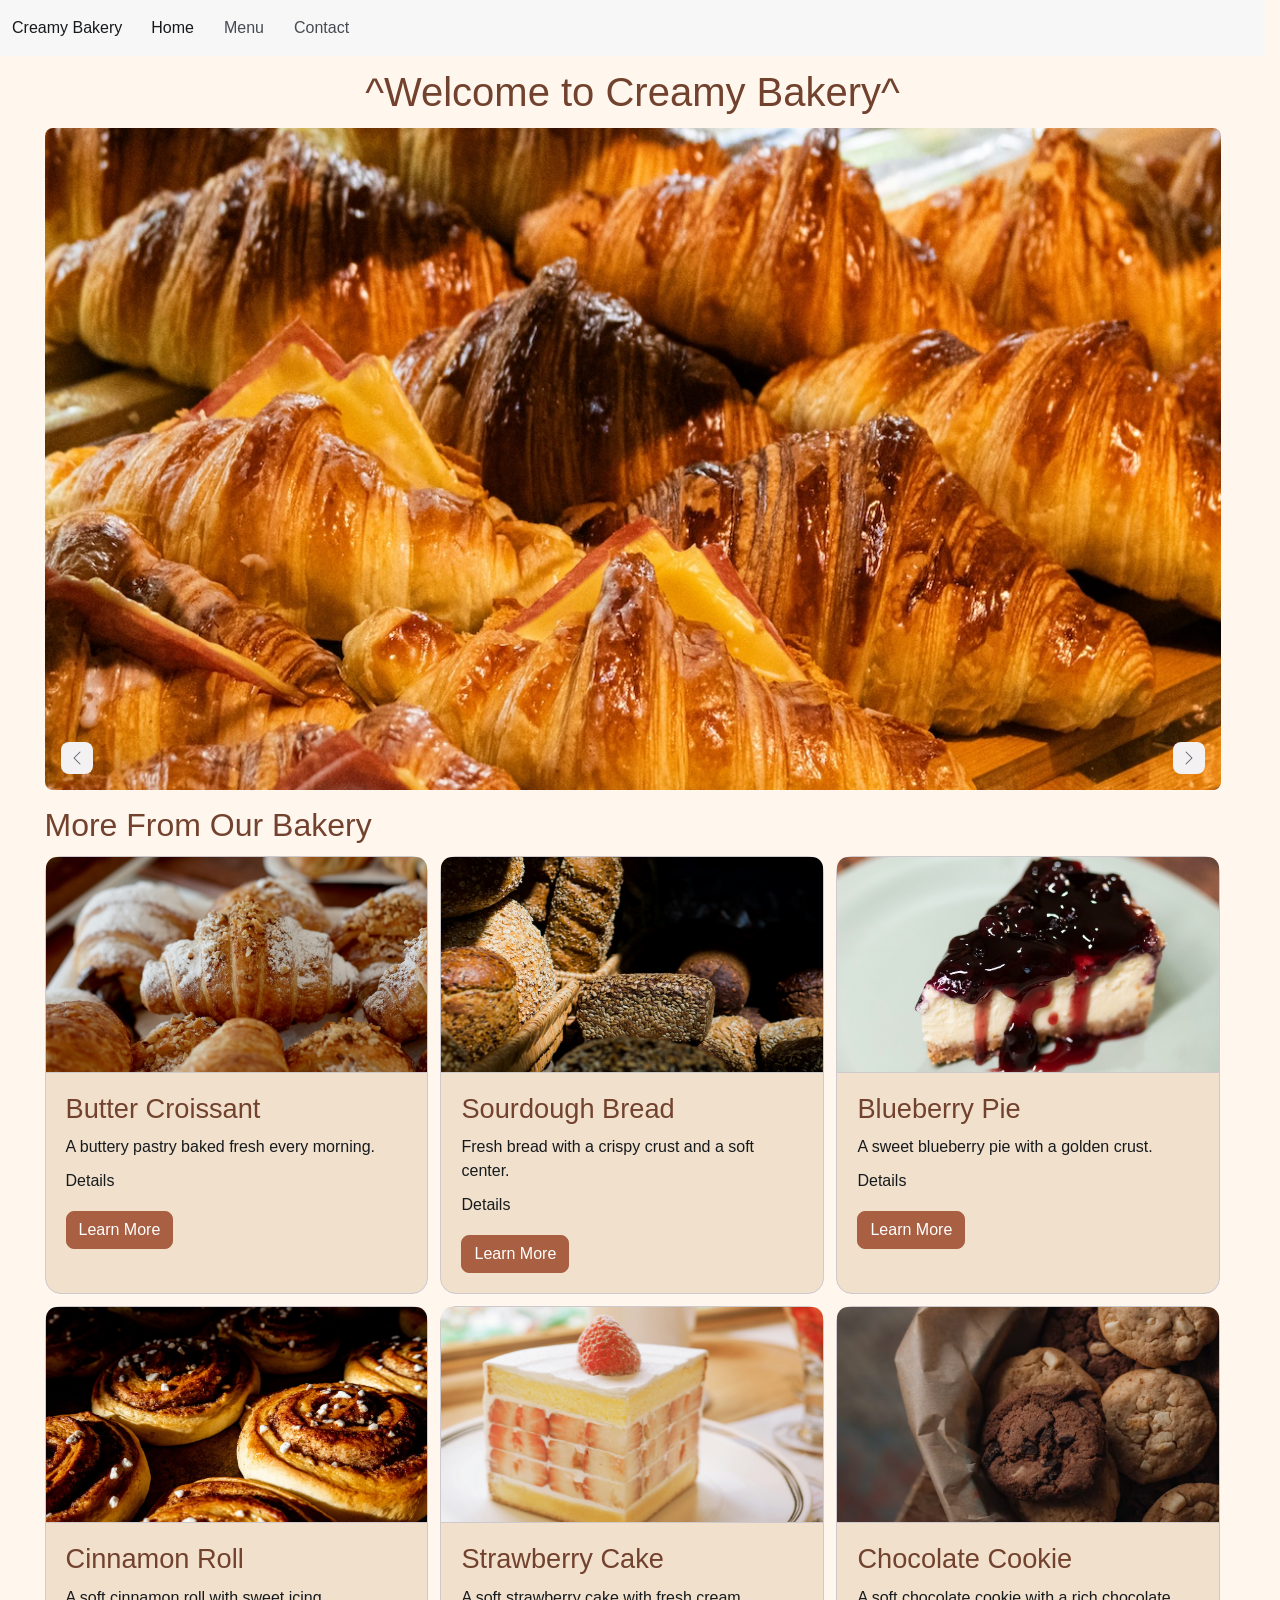
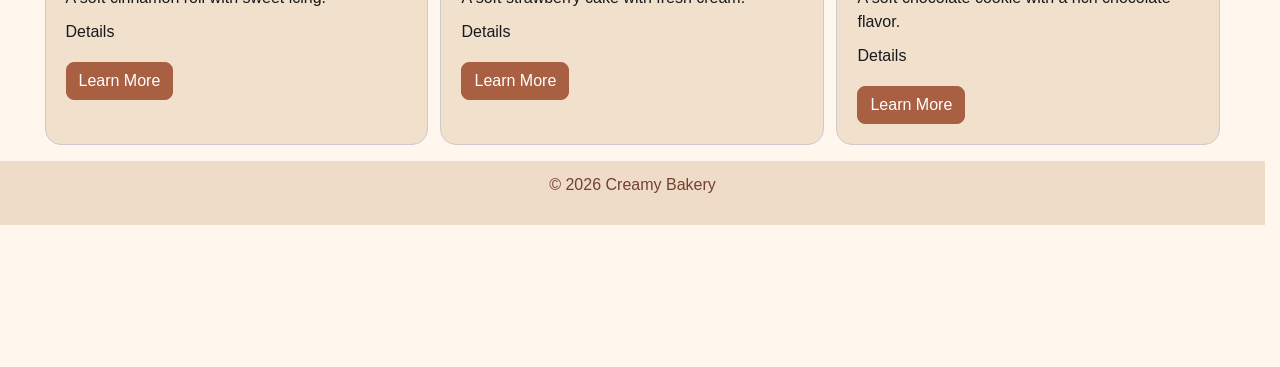
<file: index.html>
<!DOCTYPE html>
<html lang="en">
<head>
    <meta charset="UTF-8">
    <meta name="viewport" content="width=device-width, initial-scale=1.0">
    <title>Creamy Bakery</title>

    <link rel="stylesheet" href="css/bootstrap.min.css">
    <link rel="stylesheet" href="css/style.css">
</head>
<body>
    
    <nav class="navbar md:navbar-expand bg-1 fg-2">
        <div class="container-fluid">
            <a class="navbar-brand" href="index.html">Creamy Bakery</a>
            
            <button class="btn-icon navbar-toggler" type="button"
                data-bs-toggle="drawer" data-bs-target="#navbarNav"
                aria-controls="navbarNav" aria-expanded="false"
                aria-label="Toggle navigation">
                <span class="navbar-toggler-icon" aria-hidden="true"></span>
            </button>
            
            <dialog class="drawer drawer-end" tabindex="-1" id="navbarNav" aria-labelledby="navbarNavLabel">
                <div class="drawer-header">
                    <h2 class="drawer-title" id="navbarNavLabel">Menu</h2>
                    <button type="button" class="btn-close"
                        data-bs-dismiss="drawer" aria-label="Close"></button>
                </div>
                
                <div class="drawer-body">
                    <ul class="navbar-nav">
                        <li class="nav-item">
                            <a class="nav-link active" aria-current="page" href="index.html">Home</a>
                        </li>
                        
                        <li class="nav-item">
                            <a class="nav-link" href="index.html#menu">Menu</a>
                        </li>
                        
                        <li class="nav-item">
                            <a class="nav-link" href="contact.html">Contact</a>
                        </li>
                    </ul>
                </div>
            </dialog>
        </div>
    </nav>
    
    <main>
        <h1 class="text-center mt-4 mb-4"> ^Welcome to Creamy Bakery^ </h1>
        
        <div class="container">
            <div id="heroCarousel" class="carousel carousel-overlay">
                <div class="carousel-inner rounded-5">
                    <div class="carousel-item active">
                        <img src="images/Croissants.jpg" class="d-block w-100" alt="Freshly baked croissants">
                    </div>
                    
                    <div class="carousel-item">
                        <img src="images/Fresh Bread.jpg" class="d-block w-100" alt="Freshly baked bread">
                    </div>
                    
                    <div class="carousel-item">
                        <img src="images/Blueberry Pie.jpg" class="d-block w-100" alt="Blueberry pie">
                    </div>
                </div>
                
                <div class="carousel-overlay-controls">
                    <button class="btn-icon btn-sm btn-subtle theme-secondary" type="button"
                        data-bs-target="#heroCarousel" data-bs-slide="prev">
                        <span class="carousel-icon-prev" aria-hidden="true"></span>
                        <span class="visually-hidden">Previous</span>
                    </button>
                    
                    <button class="btn-icon btn-sm btn-subtle theme-secondary" type="button"
                        data-bs-target="#heroCarousel" data-bs-slide="next">
                        <span class="carousel-icon-next" aria-hidden="true"></span>
                        <span class="visually-hidden">Next</span>
                    </button>
                </div>
            </div>
        </div>
    
        <section class="container mt-5" id="menu">
            <h2 class="mb-4">More From Our Bakery</h2>
            <div class="row g-4">

                <div class="col-12 md:col-6 lg:col-4">
                    <div class="card h-100">
                        <img src="images/Croissants2.jpg" class="card-img-top" alt="Freshly baked croissants">
                        
                        <div class="card-body">
                            <h3 class="card-title">Butter Croissant</h3>
                            <p class="card-text">A buttery pastry baked fresh every morning.</p>
                            
                            <details class="accordion-item">
                                <summary class="accordion-header">Details</summary>
                                <div class="accordion-body">Made with butter and baked until golden and crisp.</div>
                            </details>
                            
                            <button type="button" class="btn-solid theme-primary mt-3"
                                data-bs-toggle="dialog" data-bs-target="#productDialog1">Learn More</button>
                        </div>
                    </div>
                    
                    <dialog class="dialog" id="productDialog1" aria-labelledby="productDialogLabel1">
                        <div class="dialog-header">
                            <h2 class="dialog-title" id="productDialogLabel1">Butter Croissant</h2>
                            <button type="button" class="btn-close" data-bs-dismiss="dialog" aria-label="Close"></button>
                        </div>
                        
                        <div class="dialog-body">
                            <p> Our butter croissant has a crisp outside and a soft, buttery inside.</p>
                        </div>
                        
                        <div class="dialog-footer">
                            <button type="button" class="btn-solid theme-primary" data-bs-dismiss="dialog"> Close</button>
                        </div>
                    </dialog>
                </div>


                <div class="col-12 md:col-6 lg:col-4">
                    <div class="card h-100">
                        <img src="images/Fresh Bread2.jpg" class="card-img-top" alt="Freshly baked sourdough bread">

                        <div class="card-body">
                            <h3 class="card-title">Sourdough Bread</h3>
                            <p class="card-text">Fresh bread with a crispy crust and a soft center.</p>

                            <details class="accordion-item">
                                <summary class="accordion-header">Details</summary>
                                <div class="accordion-body">Made with a slow fermentation process for a rich flavor.</div>
                            </details>

                            <button type="button" class="btn-solid theme-primary mt-3"
                                data-bs-toggle="dialog" data-bs-target="#productDialog2">Learn More</button>
                        </div>
                    </div>

                    <dialog class="dialog" id="productDialog2" aria-labelledby="productDialogLabel2">
                        <div class="dialog-header">
                            <h2 class="dialog-title" id="productDialogLabel2">Sourdough Bread</h2>
                            <button type="button" class="btn-close" data-bs-dismiss="dialog" aria-label="Close"></button>
                        </div>

                        <div class="dialog-body">
                            <p>Our sourdough bread is slowly fermented and baked fresh for a crispy crust.</p>
                        </div>

                        <div class="dialog-footer">
                            <button type="button" class="btn-solid theme-primary" data-bs-dismiss="dialog">Close</button>
                        </div>
                    </dialog>
                </div>


                <div class="col-12 md:col-6 lg:col-4">
                    <div class="card h-100">
                        <img src="images/Blueberry Pie2.jpg" class="card-img-top" alt="Blueberry pie with a golden crust">

                        <div class="card-body">
                            <h3 class="card-title">Blueberry Pie</h3>
                            <p class="card-text">A sweet blueberry pie with a golden crust.</p>

                            <details class="accordion-item">
                                <summary class="accordion-header">Details</summary>
                                <div class="accordion-body">Filled with blueberries and baked until the crust is golden.</div>
                            </details>

                            <button type="button" class="btn-solid theme-primary mt-3"
                                data-bs-toggle="dialog" data-bs-target="#productDialog3">Learn More</button>
                        </div>
                    </div>

                    <dialog class="dialog" id="productDialog3" aria-labelledby="productDialogLabel3">
                        <div class="dialog-header">
                            <h2 class="dialog-title" id="productDialogLabel3">Blueberry Pie</h2>
                            <button type="button" class="btn-close" data-bs-dismiss="dialog" aria-label="Close"></button>
                        </div>

                        <div class="dialog-body">
                            <p>Our blueberry pie combines a sweet blueberry filling with a flaky crust.</p>
                        </div>

                        <div class="dialog-footer">
                            <button type="button" class="btn-solid theme-primary" data-bs-dismiss="dialog">Close</button>
                        </div>
                    </dialog>
                </div>


                <div class="col-12 md:col-6 lg:col-4">
                    <div class="card h-100">
                        <img src="images/Cinnamon Roll.jpg" class="card-img-top" alt="Fresh cinnamon roll with icing">

                        <div class="card-body">
                            <h3 class="card-title">Cinnamon Roll</h3>
                            <p class="card-text">A soft cinnamon roll with sweet icing.</p>

                            <details class="accordion-item">
                                <summary class="accordion-header">Details</summary>
                                <div class="accordion-body">Rolled with cinnamon sugar and topped with icing.</div>
                            </details>

                            <button type="button" class="btn-solid theme-primary mt-3"
                                data-bs-toggle="dialog" data-bs-target="#productDialog4">Learn More</button>
                        </div>
                    </div>

                    <dialog class="dialog" id="productDialog4" aria-labelledby="productDialogLabel4">
                        <div class="dialog-header">
                            <h2 class="dialog-title" id="productDialogLabel4">Cinnamon Roll</h2>
                            <button type="button" class="btn-close" data-bs-dismiss="dialog" aria-label="Close"></button>
                        </div>

                        <div class="dialog-body">
                            <p>Our cinnamon rolls are baked until soft and finished with a sweet icing.</p>
                        </div>

                        <div class="dialog-footer">
                            <button type="button" class="btn-solid theme-primary" data-bs-dismiss="dialog">Close</button>
                        </div>
                    </dialog>
                </div>


                <div class="col-12 md:col-6 lg:col-4">
                    <div class="card h-100">
                        <img src="images/Strawberry Cake.jpg" class="card-img-top" alt="Strawberry cake with cream and fresh strawberries">

                        <div class="card-body">
                            <h3 class="card-title">Strawberry Cake</h3>
                            <p class="card-text">A soft strawberry cake with fresh cream.</p>

                            <details class="accordion-item">
                                <summary class="accordion-header">Details</summary>
                                <div class="accordion-body">Made with soft sponge cake, cream, and fresh strawberries.</div>
                            </details>

                            <button type="button" class="btn-solid theme-primary mt-3"
                                data-bs-toggle="dialog" data-bs-target="#productDialog5">Learn More</button>
                        </div>
                    </div>

                    <dialog class="dialog" id="productDialog5" aria-labelledby="productDialogLabel5">
                        <div class="dialog-header">
                            <h2 class="dialog-title" id="productDialogLabel5">Strawberry Cake</h2>
                            <button type="button" class="btn-close" data-bs-dismiss="dialog" aria-label="Close"></button>
                        </div>

                        <div class="dialog-body">
                            <p>Our strawberry cake is made with soft sponge layers, fresh cream, and strawberries.</p>
                        </div>

                        <div class="dialog-footer">
                            <button type="button" class="btn-solid theme-primary" data-bs-dismiss="dialog">Close</button>
                        </div>
                    </dialog>
                </div>


                <div class="col-12 md:col-6 lg:col-4">
                    <div class="card h-100">
                        <img src="images/Chocolate Cookie.jpg" class="card-img-top" alt="Freshly baked chocolate cookie">

                        <div class="card-body">
                            <h3 class="card-title">Chocolate Cookie</h3>
                            <p class="card-text">A soft chocolate cookie with a rich chocolate flavor.</p>

                            <details class="accordion-item">
                                <summary class="accordion-header">Details</summary>
                                <div class="accordion-body">Made with chocolate chips and baked until golden.</div>
                            </details>

                            <button type="button" class="btn-solid theme-primary mt-3"
                                data-bs-toggle="dialog" data-bs-target="#productDialog6">Learn More</button>
                        </div>
                    </div>

                    <dialog class="dialog" id="productDialog6" aria-labelledby="productDialogLabel6">
                        <div class="dialog-header">
                            <h2 class="dialog-title" id="productDialogLabel6">Chocolate Cookie</h2>
                            <button type="button" class="btn-close" data-bs-dismiss="dialog" aria-label="Close"></button>
                        </div>

                        <div class="dialog-body">
                            <p>Our chocolate cookies are baked fresh with chocolate chips and a soft center.</p>
                        </div>

                        <div class="dialog-footer">
                            <button type="button" class="btn-solid theme-primary" data-bs-dismiss="dialog">Close</button>
                        </div>
                    </dialog>
                </div>

            </div>
        </section>
    </main>


    <footer class="bg-1 text-center p-4 mt-5">
        <p>© 2026 Creamy Bakery</p>
    </footer>
    
    <script type="module" src="js/bootstrap.bundle.min.js"></script>
</body>
</html>
</file>
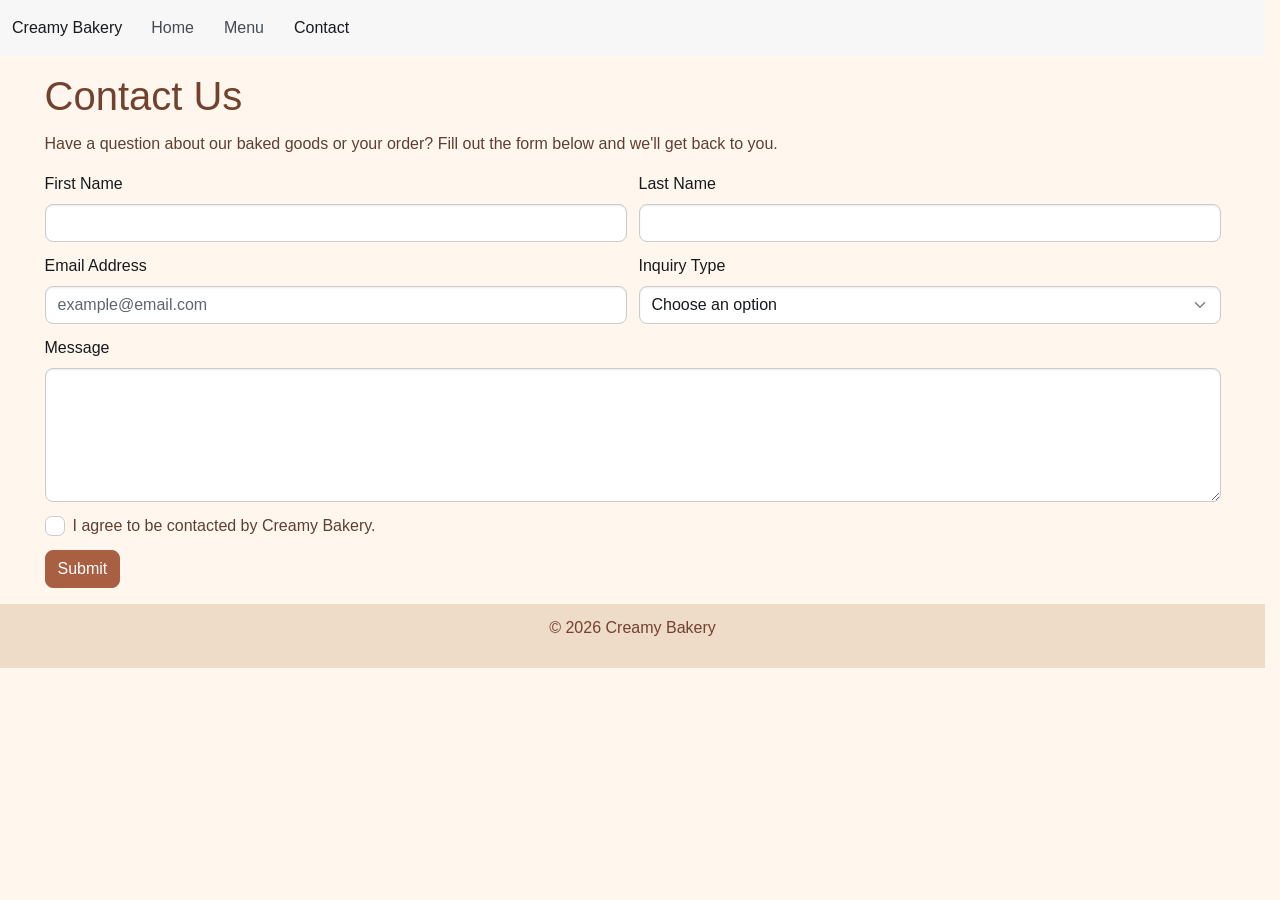
<file: contact.html>
<!DOCTYPE html>
<html lang="en">
<head>
    <meta charset="UTF-8">
    <meta name="viewport" content="width=device-width, initial-scale=1.0">
    <title>Contact Creamy Bakery</title>

    <link rel="stylesheet" href="css/bootstrap.min.css">
    <link rel="stylesheet" href="css/style.css">
</head>
<body>
    
    <nav class="navbar md:navbar-expand bg-1 fg-2">
        <div class="container-fluid">
            <a class="navbar-brand" href="index.html">Creamy Bakery</a>
            
            <button class="btn-icon navbar-toggler" type="button"
                data-bs-toggle="drawer" data-bs-target="#navbarNav"
                aria-controls="navbarNav" aria-expanded="false"
                aria-label="Toggle navigation">
                <span class="navbar-toggler-icon" aria-hidden="true"></span>
            </button>
            
            <dialog class="drawer drawer-end" tabindex="-1" id="navbarNav" aria-labelledby="navbarNavLabel">
                <div class="drawer-header">
                    <h2 class="drawer-title" id="navbarNavLabel">Menu</h2>
                    <button type="button" class="btn-close"
                        data-bs-dismiss="drawer" aria-label="Close"></button>
                </div>
                
                <div class="drawer-body">
                    <ul class="navbar-nav">
                        <li class="nav-item">
                            <a class="nav-link" href="index.html">Home</a>
                        </li>
                        
                        <li class="nav-item">
                            <a class="nav-link" href="index.html#menu">Menu</a>
                        </li>
                        
                        <li class="nav-item">
                            <a class="nav-link active" aria-current="page" href="contact.html">Contact</a>
                        </li>
                    </ul>
                </div>
            </dialog>
        </div>
    </nav>
    
    
    <main class="container mt-5">
        <h1 class="mb-4">Contact Us</h1>
        <p>Have a question about our baked goods or your order? Fill out the form below and we'll get back to you.</p>
        <form>
            <div class="row g-4">

                <div class="col-12 md:col-6">
                    <div class="form-field">
                        <label for="firstName" class="form-label">First Name</label>
                        <input type="text" class="form-control" id="firstName" name="firstName">
                    </div>
                </div>

                <div class="col-12 md:col-6">
                    <div class="form-field">
                        <label for="lastName" class="form-label">Last Name</label>
                        <input type="text" class="form-control" id="lastName" name="lastName">
                    </div>
                </div>

                <div class="col-12 md:col-6">
                    <div class="form-field">
                        <label for="email" class="form-label">Email Address</label>
                        <input type="email" class="form-control" id="email" name="email"
                            placeholder="example@email.com">
                    </div>
                </div>

                <div class="col-12 md:col-6">
                    <div class="form-field">
                        <label for="inquiryType" class="form-label">Inquiry Type</label>
                        <select class="form-control" id="inquiryType" name="inquiryType">
                            <option value="">Choose an option</option>
                            <option value="order">Order Inquiry</option>
                            <option value="product">Product Information</option>
                            <option value="other">Other Questions</option>
                        </select>
                    </div>
                </div>

                <div class="col-12">
                    <div class="form-field">
                        <label for="message" class="form-label">Message</label>
                        <textarea class="form-control" id="message" name="message" rows="5"></textarea>
                    </div>
                </div>

                <div class="col-12">
                    <div class="form-field">
                        <input type="checkbox" class="check" id="consent" name="consent">
                        <label for="consent">I agree to be contacted by Creamy Bakery.</label>
                    </div>
                </div>

                <div class="col-12" text-center>
                    <button type="submit" class="btn-solid theme-primary"> Submit</button>
                </div>

            </div>
        </form>
    </main>



    <footer class="bg-1 text-center p-4 mt-5">
        <p>© 2026 Creamy Bakery</p>
    </footer>
    
    <script type="module" src="js/bootstrap.bundle.min.js"></script>
</body>
</html>
</file>
<file: css/style.css>
:root {
    --bs-primary-bg: #A85F42;
    --bs-primary-fg: #A85F42;
    --bs-primary-fg-emphasis: #87462F;
    --bs-primary-border: #A85F42;
    --bs-primary-focus-ring: #A85F42;
    --bs-primary-contrast: #FFFFFF;
}
.btn-solid.theme-primary {
    --bs-theme-bg: #A85F42;
    --bs-theme-border: #A85F42;
    --bs-theme-contrast: #FFFFFF;
}
body {
    background-color: #FFF7EE;
    color: #5C4033;
}
h1, h2, h3 {
    color: #72422E;
}
.card {
    background-color: #f0e0cc;
    border-radius: 16px;
}
footer {
    background-color: #EEDBC8;
    color: #72422E;
}
</file>
